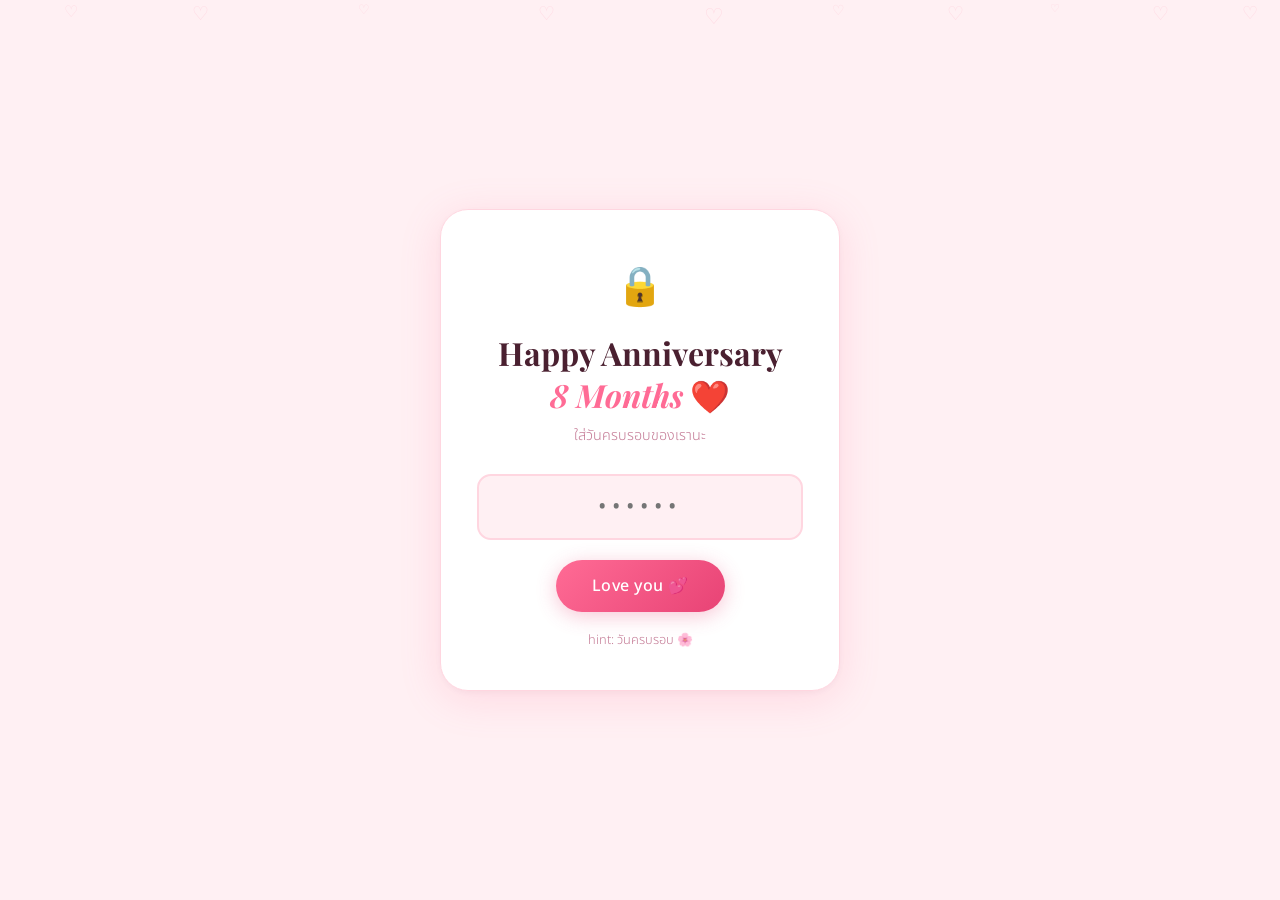
<file: happyanniversary/Frontend/index.html>
<!DOCTYPE html>
<html lang="th">
<head>
  <meta charset="UTF-8">
  <meta name="viewport" content="width=device-width, initial-scale=1.0">
  <title>Happy 8 Months 💕</title>
  <link href="https://fonts.googleapis.com/css2?family=Playfair+Display:ital,wght@0,400;0,700;1,400&family=Noto+Sans+Thai:wght@300;400;500&display=swap" rel="stylesheet">
  <link rel="stylesheet" href="styles.css">
</head>
<body class="page-lock">

  <div class="hearts-bg">
    <span>♡</span><span>♡</span><span>♡</span><span>♡</span><span>♡</span>
    <span>♡</span><span>♡</span><span>♡</span><span>♡</span><span>♡</span>
  </div>

  <div class="card fade-in">
    <div class="lock-icon">🔒</div>
    <h1 class="title-serif">Happy Anniversary<br><span class="accent">8 Months</span> ❤️</h1>
    <p class="subtitle">ใส่วันครบรอบของเรานะ</p>
    <div class="input-wrap">
      <input type="password" id="myPassword" placeholder="••••••" autocomplete="off">
    </div>
    <button class="btn-main" onclick="checkPassword()">Love you 💕</button>
    <p class="hint">hint: วันครบรอบ 🌸</p>
  </div>

  <script>
    function checkPassword() {
      var pass = document.getElementById("myPassword").value;
      if (pass === "120968") {
        document.body.classList.add("fade-out");
        setTimeout(() => { window.location.href = "page2.html"; }, 600);
      } else {
        var input = document.getElementById("myPassword");
        input.classList.add("shake");
        setTimeout(() => input.classList.remove("shake"), 500);
        input.placeholder = "ลองอีกครั้งนะ 😢";
        input.value = "";
      }
    }
    document.getElementById("myPassword").addEventListener("keydown", function(e) {
      if (e.key === "Enter") checkPassword();
    });
  </script>
</body>
</html>
</file>
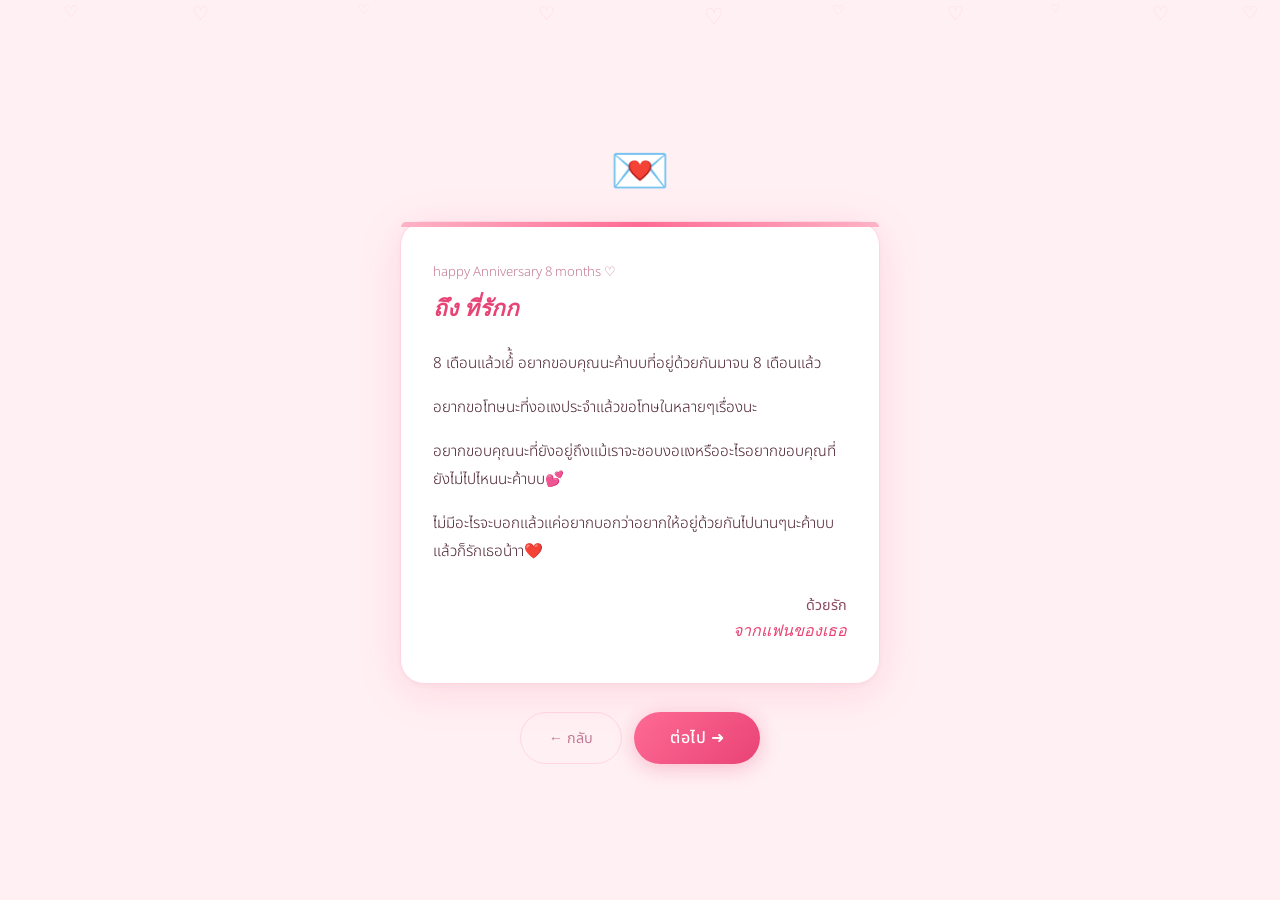
<file: happyanniversary/Frontend/page2.html>
<!DOCTYPE html>
<html lang="th">
<head>
  <meta charset="UTF-8">
  <meta name="viewport" content="width=device-width, initial-scale=1.0">
  <title>จดหมายรัก 💌</title>
  <link href="https://fonts.googleapis.com/css2?family=Playfair+Display:ital,wght@0,400;0,700;1,400&family=Noto+Sans+Thai:wght@300;400;500&display=swap" rel="stylesheet">
  <link rel="stylesheet" href="styles.css">
</head>
<body class="page-letter">
 
  <div class="hearts-bg">
    <span>♡</span><span>♡</span><span>♡</span><span>♡</span><span>♡</span>
    <span>♡</span><span>♡</span><span>♡</span><span>♡</span><span>♡</span>
  </div>
 
  <div class="letter-wrap fade-in">
    <div class="envelope-top">💌</div>
    <div class="letter-card">
      <p class="letter-date">happy Anniversary 8 months ♡</p>
      <h2 class="letter-to">ถึง ที่รักก</h2>
 
      <div class="letter-body">
        <p>8 เดือนแล้วเย้้้ อยากขอบคุณนะค้าบบที่อยู่ด้วยกันมาจน 8 เดือนแล้ว</p>
 
        <p>อยากขอโทษนะที่งอแงประจำแล้วขอโทษในหลายๆเรื่องนะ</p>
 
        <p>อยากขอบคุณนะที่ยังอยู่ถึงแม้เราจะชอบงอแงหรืออะไรอยากขอบคุณที่ยังไม่ไปไหนนะค้าบบ💕</p>
 
        <p>ไม่มีอะไรจะบอกแล้วแค่อยากบอกว่าอยากให้อยู่ด้วยกันไปนานๆนะค้าบบ แล้วก็รักเธอน้าา❤️</p>
      </div>
 
      <p class="letter-sign">ด้วยรัก<br><em>จากแฟนของเธอ</em></p>
    </div>
 
    <div class="nav-btn-wrap" style="display:flex; gap:12px; justify-content:center;">
        <button class="btn-secondary" onclick="goBack()">← กลับ</button>
        <button class="btn-main" onclick="goNext()">ต่อไป ➜</button>
    </div>
  </div>
 
  <script>
    function goNext() {
      document.body.classList.add("fade-out");
      setTimeout(() => { window.location.href = "page3.html"; }, 600);
    }
    function goBack() {
        document.body.classList.add("fade-out");
        setTimeout(() => { window.location.href = "index.html"; }, 600);
    }
  </script>
</body>
</html>
</file>
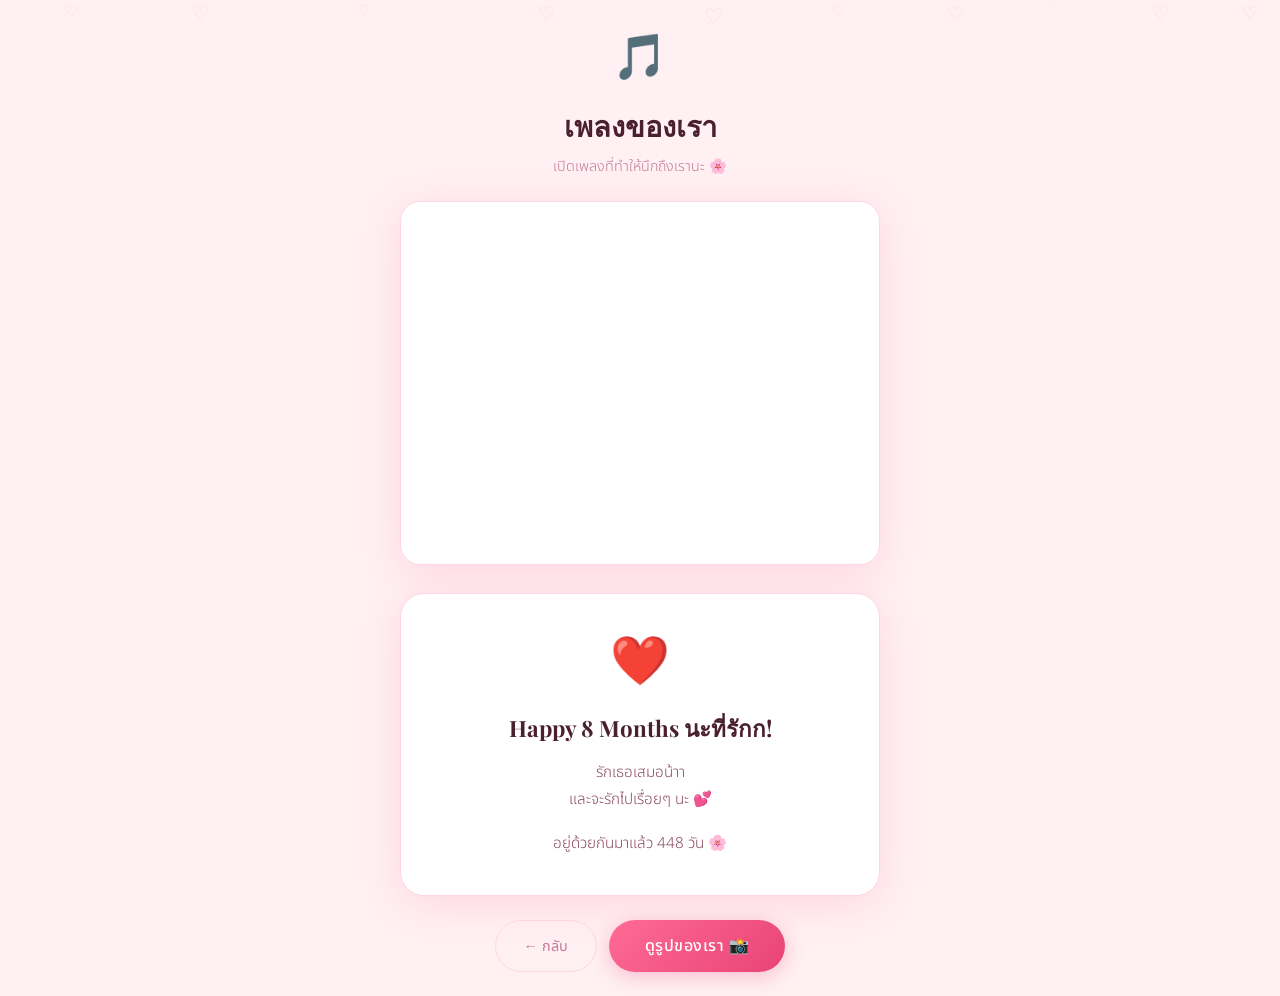
<file: happyanniversary/Frontend/page3.html>
<!DOCTYPE html>
<html lang="th">
<head>
  <meta charset="UTF-8">
  <meta name="viewport" content="width=device-width, initial-scale=1.0">
  <title>เพลงของเรา 🎵</title>
  <link href="https://fonts.googleapis.com/css2?family=Playfair+Display:ital,wght@0,400;0,700;1,400&family=Noto+Sans+Thai:wght@300;400;500&display=swap" rel="stylesheet">
  <link rel="stylesheet" href="styles.css">
</head>
<body class="page-music">

  <div class="hearts-bg">
    <span>♡</span><span>♡</span><span>♡</span><span>♡</span><span>♡</span>
    <span>♡</span><span>♡</span><span>♡</span><span>♡</span><span>♡</span>
  </div>

  <div class="music-wrap fade-in">
    <div class="note-icon">🎵</div>
    <h2 class="music-title">เพลงของเรา</h2>
    <p class="music-sub">เปิดเพลงที่ทำให้นึกถึงเรานะ 🌸</p>

    <div class="music-player-wrap">
      <iframe width="100%" height="315" src="https://www.youtube.com/embed/h4sZAmd6gSU?si=5_rBF2nhsWVKRx7s" 
      title="YouTube video player" frameborder="0" allow="accelerometer; autoplay; clipboard-write; encrypted-media; gyroscope; picture-in-picture; web-share" referrerpolicy="strict-origin-when-cross-origin" allowfullscreen></iframe>
    </div>

    <div class="final-msg">
      <div class="heart-big">❤️</div>
      <h3>Happy 8 Months นะที่รักก!</h3>
      <p>รักเธอเสมอน้าา<br>และจะรักไปเรื่อยๆ นะ 💕</p>
      <p class="counter-txt" id="counter"></p>
    </div>

    <div class="nav-btn-wrap" style="display:flex; gap:12px; justify-content:center; flex-wrap:wrap;">
      <button class="btn-secondary" onclick="goBack()">← กลับ</button>
      <button class="btn-main" onclick="goNext()">ดูรูปของเรา 📸</button>
    </div>
  </div>

  <script>
    const startDate = new Date("2025-09-12");
    const today = new Date();
    const diff = Math.floor((today - startDate) / (1000 * 60 * 60 * 24));
    document.getElementById("counter").textContent = `อยู่ด้วยกันมาแล้ว ${diff} วัน 🌸`;

    function goNext() {
      document.body.classList.add("fade-out");
      setTimeout(() => { window.location.href = "page4.html"; }, 600);
    }
    function goBack() {
      document.body.classList.add("fade-out");
      setTimeout(() => { window.location.href = "page2.html"; }, 600);
    }
  </script>
</body>
</html>
</file>
<file: happyanniversary/Frontend/styles.css>
/* ===== RESET & BASE ===== */
*, *::before, *::after { box-sizing: border-box; margin: 0; padding: 0; }
 
:root {
  --pink-light: #fff0f3;
  --pink-soft:  #ffd6e0;
  --pink-mid:   #ffb3c6;
  --pink-main:  #ff6b95;
  --pink-dark:  #e84375;
  --white:      #ffffff;
  --text-dark:  #4a2030;
  --text-mid:   #8b4a62;
  --text-light: #c47a95;
  --shadow:     rgba(255, 107, 149, 0.18);
}
 
html { scroll-behavior: smooth; }
 
body {
  font-family: 'Noto Sans Thai', sans-serif;
  background: var(--pink-light);
  min-height: 100vh;
  display: flex;
  align-items: center;
  justify-content: center;
  padding: 24px 16px;
  position: relative;
  overflow-x: hidden;
  transition: opacity 0.5s ease;
}
 
body.fade-out { opacity: 0; pointer-events: none; }
 
/* ===== FLOATING HEARTS BG ===== */
.hearts-bg {
  position: fixed;
  inset: 0;
  pointer-events: none;
  overflow: hidden;
  z-index: 0;
}
.hearts-bg span {
  position: absolute;
  font-size: 1.2rem;
  color: var(--pink-mid);
  opacity: 0.35;
  animation: floatHeart linear infinite;
}
.hearts-bg span:nth-child(1)  { left: 5%;  animation-duration: 12s; animation-delay: 0s;   font-size: 1rem; }
.hearts-bg span:nth-child(2)  { left: 15%; animation-duration: 15s; animation-delay: 2s; }
.hearts-bg span:nth-child(3)  { left: 28%; animation-duration: 10s; animation-delay: 4s;   font-size: 0.8rem; }
.hearts-bg span:nth-child(4)  { left: 42%; animation-duration: 18s; animation-delay: 1s; }
.hearts-bg span:nth-child(5)  { left: 55%; animation-duration: 13s; animation-delay: 3s;   font-size: 1.4rem; }
.hearts-bg span:nth-child(6)  { left: 65%; animation-duration: 11s; animation-delay: 5s;   font-size: 0.9rem; }
.hearts-bg span:nth-child(7)  { left: 74%; animation-duration: 16s; animation-delay: 0.5s; }
.hearts-bg span:nth-child(8)  { left: 82%; animation-duration: 14s; animation-delay: 2.5s; font-size: 0.7rem; }
.hearts-bg span:nth-child(9)  { left: 90%; animation-duration: 9s;  animation-delay: 6s; }
.hearts-bg span:nth-child(10) { left: 97%; animation-duration: 17s; animation-delay: 1.5s; font-size: 1.1rem; }
 
@keyframes floatHeart {
  0%   { bottom: -60px; transform: rotate(-15deg); opacity: 0; }
  10%  { opacity: 0.35; }
  90%  { opacity: 0.35; }
  100% { bottom: 110vh; transform: rotate(15deg); opacity: 0; }
}
 
/* ===== FADE IN ===== */
.fade-in {
  animation: fadeInUp 0.7s ease both;
}
@keyframes fadeInUp {
  from { opacity: 0; transform: translateY(24px); }
  to   { opacity: 1; transform: translateY(0); }
}
 
/* ===== CARD (Page 1) ===== */
.card {
  position: relative;
  z-index: 1;
  background: var(--white);
  border-radius: 28px;
  padding: 48px 36px 40px;
  max-width: 400px;
  width: 100%;
  text-align: center;
  box-shadow: 0 8px 40px var(--shadow), 0 2px 8px rgba(0,0,0,0.04);
  border: 1.5px solid var(--pink-soft);
}
 
.lock-icon {
  font-size: 2.4rem;
  margin-bottom: 16px;
  animation: pulse 2s ease-in-out infinite;
}
@keyframes pulse {
  0%, 100% { transform: scale(1); }
  50% { transform: scale(1.12); }
}
 
/* ===== TYPOGRAPHY ===== */
.title-serif {
  font-family: 'Playfair Display', serif;
  font-size: clamp(1.5rem, 5vw, 2rem);
  color: var(--text-dark);
  line-height: 1.3;
  margin-bottom: 10px;
}
.accent {
  color: var(--pink-main);
  font-style: italic;
}
.subtitle {
  color: var(--text-light);
  font-size: 0.9rem;
  margin-bottom: 28px;
  font-weight: 300;
}
 
/* ===== INPUT ===== */
.input-wrap {
  margin-bottom: 20px;
}
input[type="password"] {
  width: 100%;
  border: 2px solid var(--pink-soft);
  border-radius: 14px;
  padding: 14px 18px;
  font-size: 1.4rem;
  letter-spacing: 6px;
  text-align: center;
  background: var(--pink-light);
  color: var(--text-dark);
  outline: none;
  transition: border-color 0.25s, box-shadow 0.25s;
  font-family: 'Noto Sans Thai', sans-serif;
}
input[type="password"]:focus {
  border-color: var(--pink-main);
  box-shadow: 0 0 0 3px rgba(255,107,149,0.15);
}
input.shake {
  animation: shake 0.4s ease;
  border-color: #e84375;
}
@keyframes shake {
  0%, 100% { transform: translateX(0); }
  20% { transform: translateX(-8px); }
  40% { transform: translateX(8px); }
  60% { transform: translateX(-6px); }
  80% { transform: translateX(6px); }
}
 
/* ===== BUTTONS ===== */
.btn-main {
  display: inline-block;
  background: linear-gradient(135deg, var(--pink-main), var(--pink-dark));
  color: var(--white);
  border: none;
  border-radius: 50px;
  padding: 14px 36px;
  font-size: 1rem;
  font-family: 'Noto Sans Thai', sans-serif;
  font-weight: 500;
  cursor: pointer;
  box-shadow: 0 4px 20px rgba(232, 67, 117, 0.3);
  transition: transform 0.2s, box-shadow 0.2s;
  letter-spacing: 0.5px;
}
.btn-main:hover {
  transform: translateY(-2px);
  box-shadow: 0 6px 28px rgba(232, 67, 117, 0.4);
}
.btn-main:active { transform: translateY(0); }
 
.btn-secondary {
  display: inline-block;
  background: transparent;
  color: var(--text-light);
  border: 1.5px solid var(--pink-soft);
  border-radius: 50px;
  padding: 10px 28px;
  font-size: 0.9rem;
  font-family: 'Noto Sans Thai', sans-serif;
  cursor: pointer;
  transition: all 0.2s;
}
.btn-secondary:hover {
  background: var(--pink-soft);
  color: var(--text-dark);
}
 
.hint {
  margin-top: 18px;
  font-size: 0.8rem;
  color: var(--text-light);
  font-weight: 300;
}
 
/* ===== LETTER PAGE ===== */
.letter-wrap {
  position: relative;
  z-index: 1;
  max-width: 480px;
  width: 100%;
  text-align: center;
}
.envelope-top {
  font-size: 3rem;
  margin-bottom: 12px;
  display: block;
  animation: floatY 3s ease-in-out infinite;
}
@keyframes floatY {
  0%, 100% { transform: translateY(0); }
  50% { transform: translateY(-8px); }
}
 
.letter-card {
  background: var(--white);
  border-radius: 24px;
  padding: 40px 32px;
  box-shadow: 0 8px 40px var(--shadow), 0 2px 8px rgba(0,0,0,0.04);
  border: 1.5px solid var(--pink-soft);
  text-align: left;
  margin-bottom: 28px;
  position: relative;
}
.letter-card::before {
  content: '';
  position: absolute;
  top: 0; left: 0; right: 0;
  height: 5px;
  background: linear-gradient(90deg, var(--pink-mid), var(--pink-main), var(--pink-mid));
  border-radius: 24px 24px 0 0;
}
 
.letter-date {
  font-size: 0.82rem;
  color: var(--text-light);
  margin-bottom: 8px;
  font-weight: 300;
}
.letter-to {
  font-family: 'Playfair Display', serif;
  font-size: 1.4rem;
  color: var(--pink-dark);
  margin-bottom: 24px;
  font-style: italic;
}
.letter-body p {
  color: var(--text-dark);
  line-height: 1.85;
  font-size: 0.95rem;
  margin-bottom: 16px;
  font-weight: 300;
}
.letter-sign {
  margin-top: 28px;
  text-align: right;
  color: var(--text-mid);
  font-size: 0.9rem;
  line-height: 1.6;
}
.letter-sign em {
  font-family: 'Playfair Display', serif;
  font-size: 1rem;
  color: var(--pink-dark);
}
 
.nav-btn-wrap {
  text-align: center;
}
 
/* ===== MUSIC PAGE ===== */
.music-wrap {
  position: relative;
  z-index: 1;
  max-width: 480px;
  width: 100%;
  text-align: center;
}
 
.note-icon {
  font-size: 2.8rem;
  margin-bottom: 12px;
  display: block;
  animation: spin-wiggle 3s ease-in-out infinite;
}
@keyframes spin-wiggle {
  0%, 100% { transform: rotate(-8deg); }
  50% { transform: rotate(8deg); }
}
 
.music-title {
  font-family: 'Playfair Display', serif;
  font-size: 1.8rem;
  color: var(--text-dark);
  margin-bottom: 6px;
}
.music-sub {
  color: var(--text-light);
  font-size: 0.9rem;
  font-weight: 300;
  margin-bottom: 24px;
}
 
.music-player-wrap {
  background: var(--white);
  border-radius: 20px;
  padding: 20px;
  box-shadow: 0 8px 40px var(--shadow);
  border: 1.5px solid var(--pink-soft);
  margin-bottom: 28px;
}
 
.final-msg {
  background: var(--white);
  border-radius: 24px;
  padding: 32px 28px;
  box-shadow: 0 8px 40px var(--shadow);
  border: 1.5px solid var(--pink-soft);
  margin-bottom: 24px;
}
.heart-big {
  font-size: 3rem;
  margin-bottom: 12px;
  animation: heartbeat 1.2s ease-in-out infinite;
}
@keyframes heartbeat {
  0%, 100% { transform: scale(1); }
  14% { transform: scale(1.2); }
  28% { transform: scale(1); }
  42% { transform: scale(1.15); }
  70% { transform: scale(1); }
}
.final-msg h3 {
  font-family: 'Playfair Display', serif;
  font-size: 1.4rem;
  color: var(--text-dark);
  margin-bottom: 12px;
}
.final-msg p {
  color: var(--text-mid);
  font-size: 0.95rem;
  line-height: 1.8;
  font-weight: 300;
  margin-bottom: 6px;
}
.counter-txt {
  margin-top: 16px;
  font-size: 0.88rem;
  color: var(--pink-main);
  font-weight: 500;
}
 
/* ===== RESPONSIVE ===== */
@media (max-width: 480px) {
  .card, .letter-card, .final-msg { padding: 32px 22px; }
  .music-player-wrap { padding: 14px; }
}
</file>
